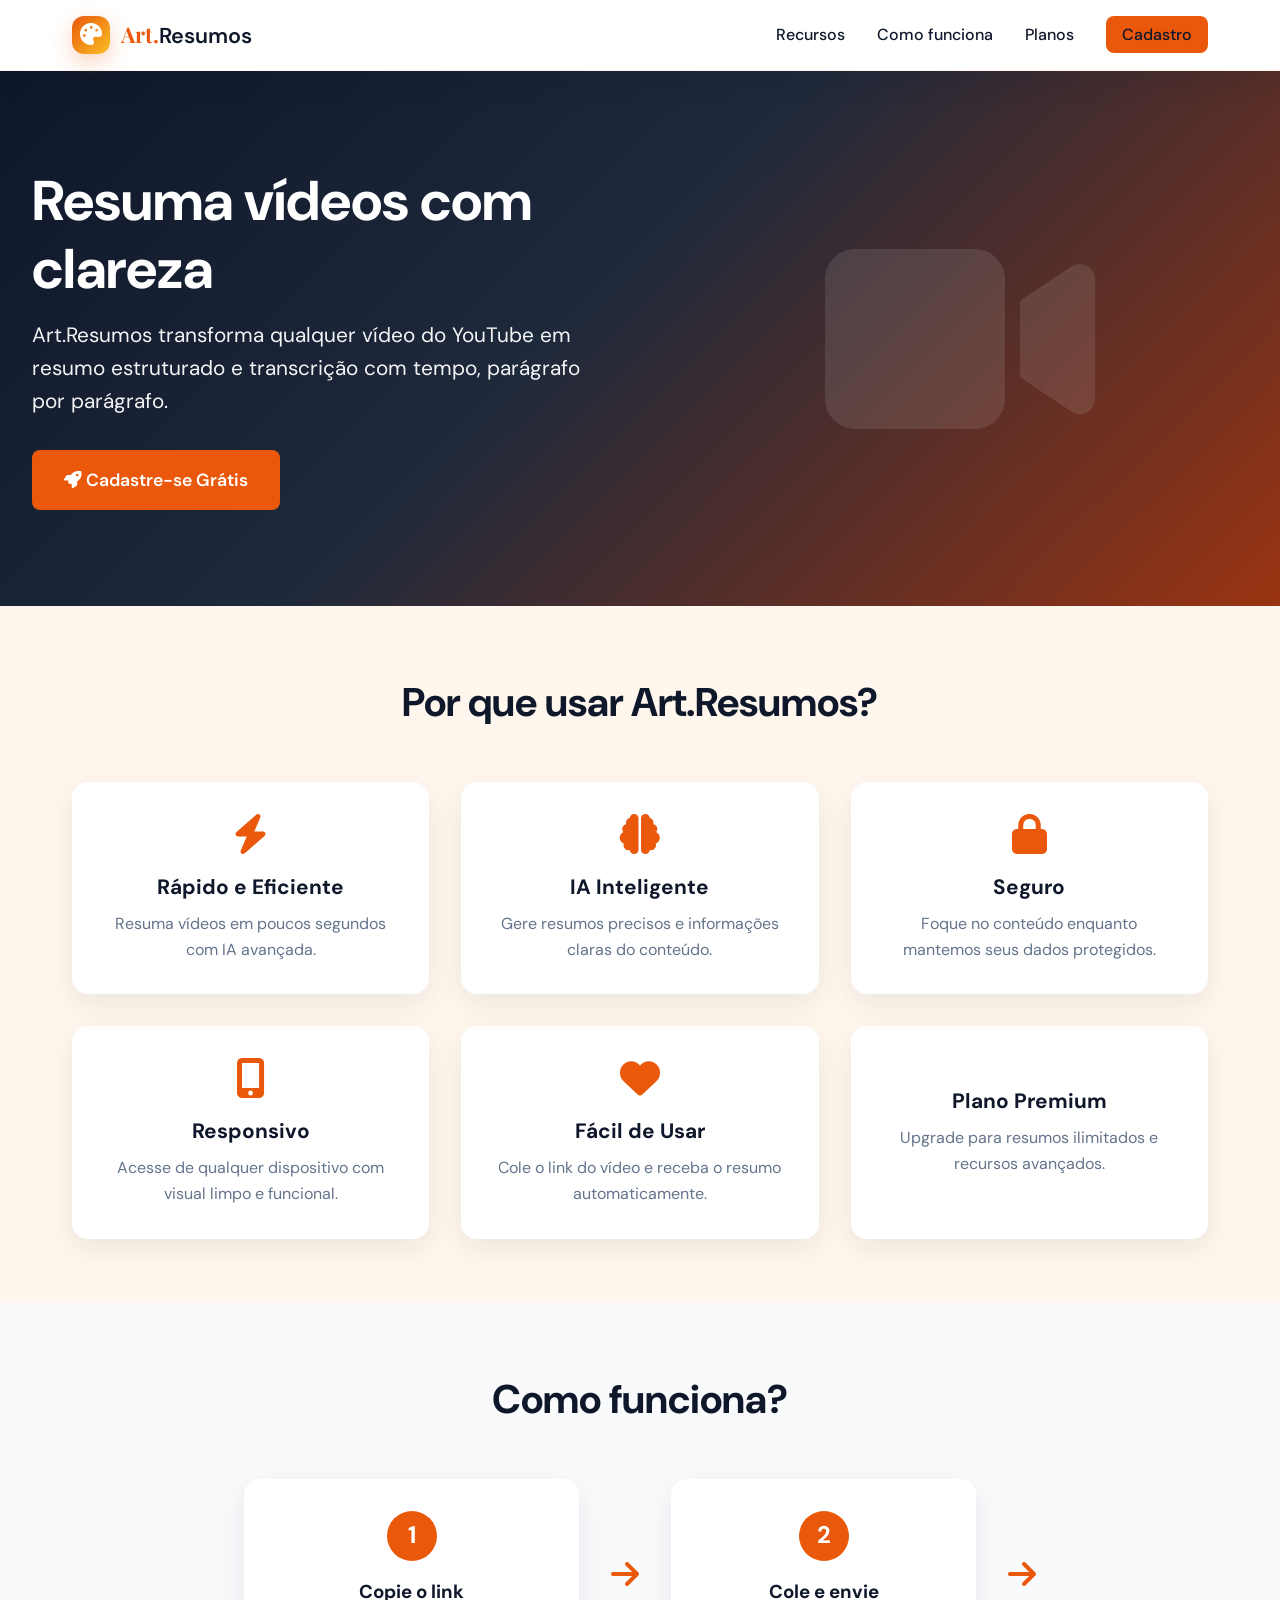
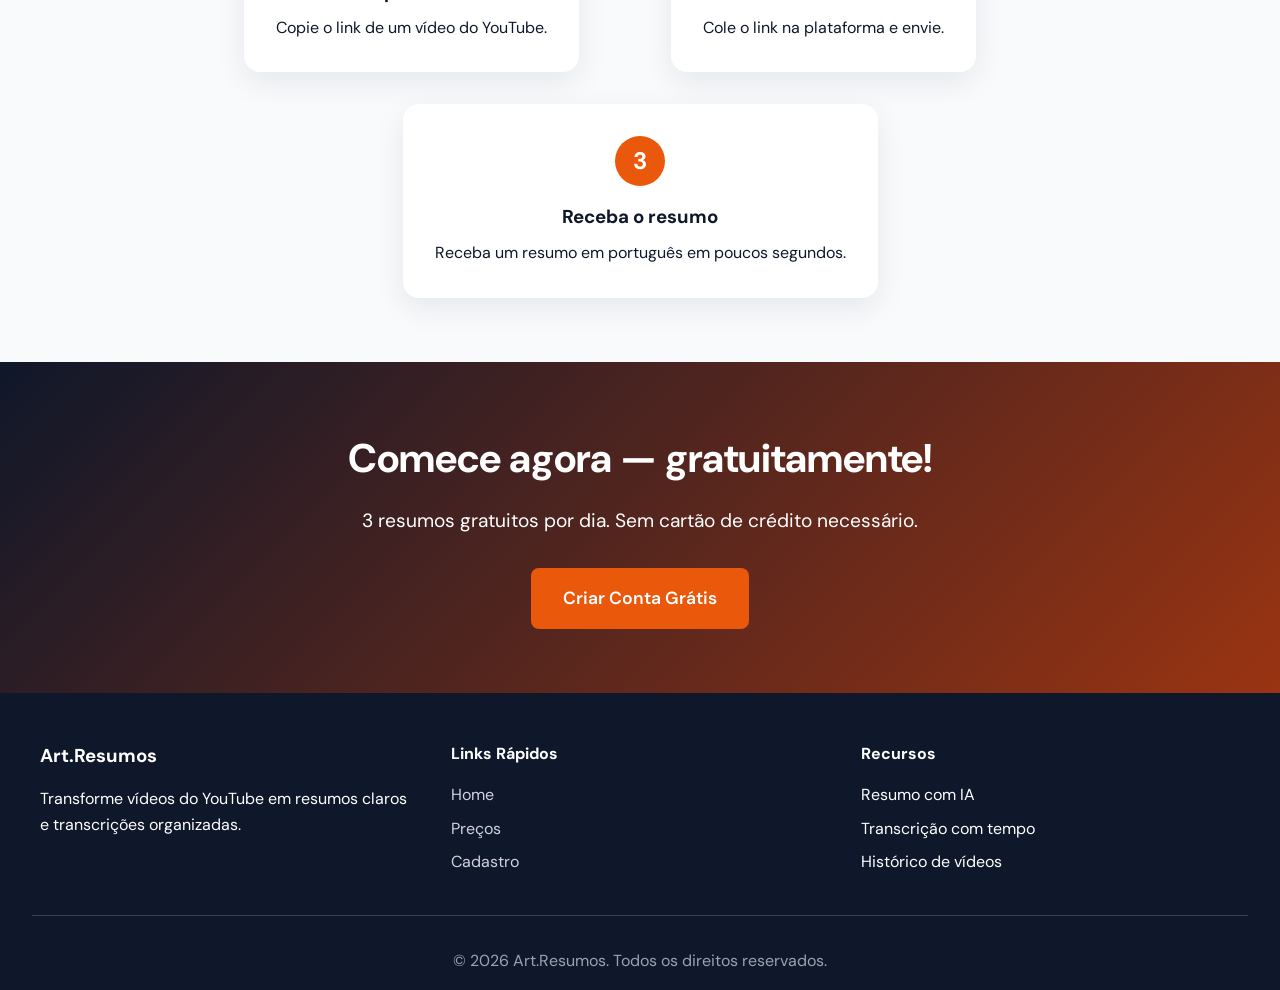
<file: index.html>
<!DOCTYPE html>
<html lang="pt-BR">
<head>
    <meta charset="UTF-8">
    <meta name="viewport" content="width=device-width, initial-scale=1.0">
    <title>Art.Resumos - Resuma vídeos com IA</title>
    <link rel="preconnect" href="https://fonts.googleapis.com">
    <link rel="preconnect" href="https://fonts.gstatic.com" crossorigin>
    <link href="https://fonts.googleapis.com/css2?family=DM+Sans:ital,opsz,wght@0,9..40,400;0,9..40,500;0,9..40,600;0,9..40,700;1,9..40,400&family=Playfair+Display:wght@600;700&display=swap" rel="stylesheet">
    <link rel="stylesheet" href="/static/css/style.css">
    <link rel="stylesheet" href="https://cdnjs.cloudflare.com/ajax/libs/font-awesome/6.4.0/css/all.min.css">
</head>
<body>
    <nav class="navbar">
        <div class="nav-container">
            <a href="/" class="logo">
                <span class="logo-mark"><i class="fas fa-palette"></i></span>
                <span class="logo-text"><strong>Art.</strong>Resumos</span>
            </a>
            <ul class="nav-menu">
                <li><a href="#features">Recursos</a></li>
                <li><a href="#how-it-works">Como funciona</a></li>
                <li><a href="#pricing">Planos</a></li>
                <li><a href="#cta" class="btn-signup">Cadastro</a></li>
            </ul>
        </div>
    </nav>

    <div class="hero">
        <div class="hero-content">
            <h1>Resuma vídeos com clareza</h1>
            <p>Art.Resumos transforma qualquer vídeo do YouTube em resumo estruturado e transcrição com tempo, parágrafo por parágrafo.</p>
            <a href="#cta" class="btn btn-primary btn-lg">
                <i class="fas fa-rocket"></i> Cadastre-se Grátis
            </a>
        </div>
        <div class="hero-image">
            <i class="fas fa-video"></i>
        </div>
    </div>

    <section id="features" class="features">
        <div class="container">
            <h2>Por que usar Art.Resumos?</h2>
            <div class="features-grid">
                <div class="feature-card">
                    <i class="fas fa-bolt"></i>
                    <h3>Rápido e Eficiente</h3>
                    <p>Resuma vídeos em poucos segundos com IA avançada.</p>
                </div>
                <div class="feature-card">
                    <i class="fas fa-brain"></i>
                    <h3>IA Inteligente</h3>
                    <p>Gere resumos precisos e informações claras do conteúdo.</p>
                </div>
                <div class="feature-card">
                    <i class="fas fa-lock"></i>
                    <h3>Seguro</h3>
                    <p>Foque no conteúdo enquanto mantemos seus dados protegidos.</p>
                </div>
                <div class="feature-card">
                    <i class="fas fa-mobile-alt"></i>
                    <h3>Responsivo</h3>
                    <p>Acesse de qualquer dispositivo com visual limpo e funcional.</p>
                </div>
                <div class="feature-card">
                    <i class="fas fa-heart"></i>
                    <h3>Fácil de Usar</h3>
                    <p>Cole o link do vídeo e receba o resumo automaticamente.</p>
                </div>
                <div class="feature-card">
                    <i class="fas fa-infinite"></i>
                    <h3>Plano Premium</h3>
                    <p>Upgrade para resumos ilimitados e recursos avançados.</p>
                </div>
            </div>
        </div>
    </section>

    <section id="how-it-works" class="how-it-works">
        <div class="container">
            <h2>Como funciona?</h2>
            <div class="steps">
                <div class="step">
                    <div class="step-number">1</div>
                    <h3>Copie o link</h3>
                    <p>Copie o link de um vídeo do YouTube.</p>
                </div>
                <div class="step-arrow"><i class="fas fa-arrow-right"></i></div>
                <div class="step">
                    <div class="step-number">2</div>
                    <h3>Cole e envie</h3>
                    <p>Cole o link na plataforma e envie.</p>
                </div>
                <div class="step-arrow"><i class="fas fa-arrow-right"></i></div>
                <div class="step">
                    <div class="step-number">3</div>
                    <h3>Receba o resumo</h3>
                    <p>Receba um resumo em português em poucos segundos.</p>
                </div>
            </div>
        </div>
    </section>

    <section id="cta" class="cta">
        <div class="container">
            <h2>Comece agora — gratuitamente!</h2>
            <p>3 resumos gratuitos por dia. Sem cartão de crédito necessário.</p>
            <a href="#" class="btn btn-primary btn-lg">Criar Conta Grátis</a>
        </div>
    </section>

    <footer class="footer">
        <div class="footer-content">
            <div class="footer-section">
                <h3><strong>Art.</strong>Resumos</h3>
                <p>Transforme vídeos do YouTube em resumos claros e transcrições organizadas.</p>
            </div>
            <div class="footer-section">
                <h4>Links Rápidos</h4>
                <ul>
                    <li><a href="#">Home</a></li>
                    <li><a href="#pricing">Preços</a></li>
                    <li><a href="#">Cadastro</a></li>
                </ul>
            </div>
            <div class="footer-section">
                <h4>Recursos</h4>
                <ul>
                    <li>Resumo com IA</li>
                    <li>Transcrição com tempo</li>
                    <li>Histórico de vídeos</li>
                </ul>
            </div>
        </div>
        <div class="footer-bottom">
            <p>&copy; 2026 Art.Resumos. Todos os direitos reservados.</p>
        </div>
    </footer>
</body>
</html>
</file>
<file: static/css/style.css>
* {
    margin: 0;
    padding: 0;
    box-sizing: border-box;
}

:root {
    --primary: #ea580c;
    --primary-dark: #c2410c;
    --primary-light: #fb923c;
    --secondary: #0f172a;
    --accent: #fbbf24;
    --success: #059669;
    --warning: #d97706;
    --danger: #dc2626;
    --dark: #0f172a;
    --light: #fff7ed;
    --surface: #ffffff;
    --gray: #64748b;
    --gray-light: #e2e8f0;
    --white: #ffffff;
    --shadow: 0 10px 30px rgba(15, 23, 42, 0.08);
    --shadow-lg: 0 24px 48px rgba(15, 23, 42, 0.12);
    --radius: 1rem;
    --font-display: 'Playfair Display', Georgia, serif;
    --font-body: 'DM Sans', -apple-system, BlinkMacSystemFont, 'Segoe UI', sans-serif;
}

html {
    scroll-behavior: smooth;
}

body {
    font-family: var(--font-body);
    color: var(--dark);
    background: linear-gradient(180deg, #fff7ed 0%, #f8fafc 240px, #f8fafc 100%);
    line-height: 1.6;
    min-height: 100vh;
}

/* ==================== NAVBAR ==================== */
.navbar {
    background: rgba(255, 255, 255, 0.92);
    backdrop-filter: blur(12px);
    box-shadow: var(--shadow);
    position: sticky;
    top: 0;
    z-index: 1000;
    border-bottom: 1px solid rgba(234, 88, 12, 0.08);
}

.nav-container {
    max-width: 1200px;
    margin: 0 auto;
    padding: 1rem 2rem;
    display: flex;
    justify-content: space-between;
    align-items: center;
}

.logo {
    font-size: 1.35rem;
    font-weight: 600;
    color: var(--dark);
    text-decoration: none;
    display: flex;
    align-items: center;
    gap: 0.65rem;
}

.logo-mark {
    width: 2.4rem;
    height: 2.4rem;
    border-radius: 0.75rem;
    background: linear-gradient(135deg, var(--primary), var(--accent));
    color: white;
    display: inline-flex;
    align-items: center;
    justify-content: center;
    box-shadow: 0 8px 20px rgba(234, 88, 12, 0.25);
}

.logo-text strong {
    color: var(--primary);
    font-family: var(--font-display);
    font-weight: 700;
}

.nav-menu {
    display: flex;
    list-style: none;
    gap: 2rem;
    align-items: center;
}

.nav-menu a {
    color: var(--dark);
    text-decoration: none;
    font-weight: 500;
    transition: color 0.3s ease;
}

.nav-menu a:hover {
    color: var(--primary);
}

.btn-login {
    padding: 0.5rem 1rem;
    background: transparent;
    border: 2px solid var(--primary);
    color: var(--primary);
    border-radius: 0.5rem;
    cursor: pointer;
}

.btn-signup {
    padding: 0.5rem 1rem;
    background: var(--primary);
    color: var(--white);
    border: none;
    border-radius: 0.5rem;
    cursor: pointer;
}

.user-menu {
    position: relative;
}

.user-btn {
    background: transparent;
    border: none;
    color: var(--dark);
    cursor: pointer;
    font-weight: 500;
    display: flex;
    align-items: center;
    gap: 0.5rem;
    padding: 0.5rem 1rem;
    border-radius: 0.5rem;
    transition: background 0.3s ease;
}

.user-btn:hover {
    background: var(--light);
}

.dropdown {
    position: absolute;
    top: calc(100% + 0.5rem);
    right: 0;
    background: var(--white);
    border: 1px solid var(--gray-light);
    border-radius: 0.5rem;
    min-width: 200px;
    box-shadow: var(--shadow);
    display: none;
    margin-top: 0;
    overflow: hidden;
    z-index: 999;
}

.user-menu:hover .dropdown,
.user-menu:focus-within .dropdown {
    display: block;
}

.dropdown a {
    display: block;
    padding: 0.75rem 1rem;
    color: var(--dark);
    text-decoration: none;
    transition: background 0.3s ease;
}

.dropdown a:hover {
    background: var(--light);
    color: var(--primary);
}

.dropdown hr {
    border: none;
    border-top: 1px solid var(--gray-light);
    margin: 0.5rem 0;
}

/* ==================== BUTTONS ==================== */
.btn {
    display: inline-block;
    padding: 0.75rem 1.5rem;
    border: none;
    border-radius: 0.5rem;
    font-weight: 600;
    cursor: pointer;
    transition: all 0.3s ease;
    text-decoration: none;
    text-align: center;
    font-size: 1rem;
}

.btn-primary {
    background: var(--primary);
    color: var(--white);
}

.btn-primary:hover {
    background: var(--primary-dark);
    transform: translateY(-2px);
    box-shadow: 0 5px 15px rgba(99, 102, 241, 0.4);
}

.btn-secondary {
    background: var(--light);
    color: var(--dark);
    border: 2px solid var(--gray-light);
}

.btn-secondary:hover {
    border-color: var(--primary);
    color: var(--primary);
}

.btn-lg {
    padding: 1rem 2rem;
    font-size: 1.1rem;
}

.btn-sm {
    padding: 0.5rem 1rem;
    font-size: 0.875rem;
}

.btn-block {
    width: 100%;
    display: block;
}

.btn:disabled {
    opacity: 0.6;
    cursor: not-allowed;
}

/* ==================== CONTAINER ==================== */
.container {
    max-width: 1200px;
    margin: 0 auto;
    padding: 0 2rem;
}

/* ==================== HERO ==================== */
.hero {
    background: linear-gradient(135deg, #0f172a 0%, #1e293b 45%, #9a3412 100%);
    color: var(--white);
    padding: 6rem 2rem;
    display: grid;
    grid-template-columns: 1fr 1fr;
    gap: 4rem;
    align-items: center;
    max-width: 100%;
}

.hero-content h1 {
    font-size: 3.5rem;
    margin-bottom: 1rem;
    line-height: 1.2;
}

.hero-content p {
    font-size: 1.3rem;
    margin-bottom: 2rem;
    opacity: 0.95;
}

.hero-image {
    display: flex;
    justify-content: center;
    align-items: center;
    font-size: 15rem;
    opacity: 0.1;
}

@media (max-width: 768px) {
    .hero {
        grid-template-columns: 1fr;
        padding: 3rem 2rem;
    }
    
    .hero-content h1 {
        font-size: 2rem;
    }
    
    .hero-image {
        display: none;
    }
}

/* ==================== FEATURES ==================== */
.features {
    padding: 4rem 2rem;
    background: var(--light);
}

.features h2 {
    font-size: 2.5rem;
    margin-bottom: 3rem;
    text-align: center;
}

.features-grid {
    display: grid;
    grid-template-columns: repeat(auto-fit, minmax(300px, 1fr));
    gap: 2rem;
}

.feature-card {
    background: var(--white);
    padding: 2rem;
    border-radius: 1rem;
    box-shadow: var(--shadow);
    transition: transform 0.3s ease, box-shadow 0.3s ease;
    text-align: center;
}

.feature-card:hover {
    transform: translateY(-5px);
    box-shadow: var(--shadow-lg);
}

.feature-card i {
    font-size: 2.5rem;
    color: var(--primary);
    margin-bottom: 1rem;
}

.feature-card h3 {
    font-size: 1.3rem;
    margin-bottom: 0.5rem;
}

.feature-card p {
    color: var(--gray);
}

/* ==================== HOW IT WORKS ==================== */
.how-it-works {
    padding: 4rem 2rem;
}

.how-it-works h2 {
    font-size: 2.5rem;
    margin-bottom: 3rem;
    text-align: center;
}

.steps {
    display: flex;
    justify-content: center;
    align-items: center;
    gap: 2rem;
    flex-wrap: wrap;
}

.step {
    background: var(--white);
    padding: 2rem;
    border-radius: 1rem;
    text-align: center;
    min-width: 250px;
    box-shadow: var(--shadow);
}

.step-number {
    display: flex;
    align-items: center;
    justify-content: center;
    width: 50px;
    height: 50px;
    background: var(--primary);
    color: var(--white);
    border-radius: 50%;
    font-size: 1.5rem;
    font-weight: bold;
    margin: 0 auto 1rem;
}

.step h3 {
    margin-bottom: 0.5rem;
}

.step-arrow {
    font-size: 2rem;
    color: var(--primary);
}

@media (max-width: 768px) {
    .steps {
        flex-direction: column;
    }
    
    .step-arrow {
        transform: rotate(90deg);
    }
}

/* ==================== CTA ==================== */
.cta {
    background: linear-gradient(135deg, #0f172a 0%, #9a3412 100%);
    color: var(--white);
    padding: 4rem 2rem;
    text-align: center;
}

.cta h2 {
    font-size: 2.5rem;
    margin-bottom: 1rem;
}

.cta p {
    font-size: 1.2rem;
    margin-bottom: 2rem;
}

/* ==================== PRICING ==================== */
.pricing-container {
    padding: 3rem 0;
}

.pricing-container h1 {
    text-align: center;
    margin-bottom: 0.5rem;
    font-size: 2.5rem;
}

.pricing-subtitle {
    text-align: center;
    color: var(--gray);
    margin-bottom: 3rem;
    font-size: 1.1rem;
}

.pricing-cards {
    display: grid;
    grid-template-columns: repeat(auto-fit, minmax(350px, 1fr));
    gap: 2rem;
    margin-bottom: 4rem;
}

.pricing-card {
    background: var(--white);
    border: 2px solid var(--gray-light);
    border-radius: 1rem;
    padding: 2rem;
    position: relative;
    transition: all 0.3s ease;
}

.pricing-card:hover {
    transform: translateY(-10px);
    box-shadow: var(--shadow-lg);
}

.pricing-card.premium {
    border-color: var(--primary);
    box-shadow: 0 0 30px rgba(99, 102, 241, 0.2);
}

.plan-badge {
    position: absolute;
    top: -15px;
    left: 20px;
    background: var(--warning);
    color: var(--white);
    padding: 0.5rem 1rem;
    border-radius: 0.5rem;
    font-size: 0.875rem;
    font-weight: bold;
}

.plan-badge.best-value {
    background: var(--primary);
}

.pricing-card h2 {
    font-size: 1.5rem;
    margin: 1rem 0;
}

.price {
    font-size: 2.5rem;
    font-weight: bold;
    color: var(--primary);
    margin: 1rem 0;
}

.price-period {
    color: var(--gray);
    font-size: 0.9rem;
    margin-bottom: 2rem;
}

.features-list {
    list-style: none;
    margin-bottom: 2rem;
}

.features-list li {
    padding: 0.75rem 0;
    border-bottom: 1px solid var(--gray-light);
    display: flex;
    align-items: center;
    gap: 0.75rem;
}

.features-list i {
    color: var(--success);
}

.features-list i.fa-times {
    color: var(--danger);
    opacity: 0.5;
}

.comparison-table {
    background: var(--white);
    padding: 2rem;
    border-radius: 1rem;
    margin-bottom: 3rem;
    overflow-x: auto;
}

.comparison-table h2 {
    margin-bottom: 1.5rem;
}

.comparison-table table {
    width: 100%;
    border-collapse: collapse;
}

.comparison-table th {
    background: var(--light);
    padding: 1rem;
    text-align: left;
    font-weight: 600;
    border-bottom: 2px solid var(--primary);
}

.comparison-table td {
    padding: 1rem;
    border-bottom: 1px solid var(--gray-light);
}

.comparison-table tr:hover {
    background: var(--light);
}

.faq-section {
    background: var(--white);
    padding: 2rem;
    border-radius: 1rem;
}

.faq-section h2 {
    margin-bottom: 2rem;
}

.faq-item {
    border-bottom: 1px solid var(--gray-light);
    margin-bottom: 1rem;
}

.faq-question {
    width: 100%;
    padding: 1rem;
    background: transparent;
    border: none;
    text-align: left;
    font-size: 1rem;
    font-weight: 600;
    cursor: pointer;
    display: flex;
    justify-content: space-between;
    align-items: center;
    color: var(--dark);
}

.faq-question:hover {
    color: var(--primary);
}

.faq-answer {
    display: none;
    padding: 0 1rem 1rem;
    color: var(--gray);
}

.faq-item.active .faq-answer {
    display: block;
}

.faq-item.active .faq-question i {
    transform: rotate(180deg);
}

/* ==================== FOOTER ==================== */
.footer {
    background: var(--dark);
    color: var(--white);
    padding: 3rem 2rem 1rem;
}

.footer-content {
    max-width: 1200px;
    margin: 0 auto;
    display: grid;
    grid-template-columns: repeat(auto-fit, minmax(250px, 1fr));
    gap: 2rem;
    margin-bottom: 2rem;
}

.footer-section h3,
.footer-section h4 {
    margin-bottom: 1rem;
}

.footer-section ul {
    list-style: none;
}

.footer-section a {
    color: #d1d5db;
    text-decoration: none;
    transition: color 0.3s ease;
}

.footer-section a:hover {
    color: var(--primary);
}

.footer-section li {
    margin-bottom: 0.5rem;
}

.footer-bottom {
    text-align: center;
    padding-top: 2rem;
    border-top: 1px solid #374151;
    color: #9ca3af;
}

/* ==================== AUTHENTICATION ==================== */
.auth-container {
    display: flex;
    justify-content: center;
    align-items: center;
    min-height: calc(100vh - 200px);
    padding: 2rem;
}

.auth-box {
    background: var(--white);
    border-radius: 1rem;
    padding: 2rem;
    box-shadow: var(--shadow);
    width: 100%;
    max-width: 400px;
}

.auth-box h1 {
    margin-bottom: 0.5rem;
    text-align: center;
}

.auth-box > p {
    text-align: center;
    color: var(--gray);
    margin-bottom: 2rem;
}

.auth-form {
    display: flex;
    flex-direction: column;
    gap: 1rem;
}

.form-group {
    display: flex;
    flex-direction: column;
}

.form-group label {
    font-weight: 600;
    margin-bottom: 0.5rem;
}

.form-group input,
.form-group textarea {
    padding: 0.75rem;
    border: 1px solid var(--gray-light);
    border-radius: 0.5rem;
    font-size: 1rem;
    transition: border-color 0.3s ease;
}

.form-group input:focus,
.form-group textarea:focus {
    outline: none;
    border-color: var(--primary);
    box-shadow: 0 0 0 3px rgba(99, 102, 241, 0.1);
}

.form-group small {
    color: var(--gray);
    font-size: 0.875rem;
    margin-top: 0.25rem;
}

.form-group.checkbox {
    flex-direction: row;
    align-items: center;
    gap: 0.5rem;
}

.form-group.checkbox input {
    width: auto;
    margin: 0;
}

.auth-footer {
    text-align: center;
    margin-top: 1.5rem;
    color: var(--gray);
}

.auth-footer a {
    color: var(--primary);
    text-decoration: none;
    font-weight: 600;
}

/* ==================== DASHBOARD ==================== */
.dashboard-container {
    padding: 2rem 0;
}

.dashboard-header {
    display: flex;
    justify-content: space-between;
    align-items: center;
    margin-bottom: 2rem;
    flex-wrap: wrap;
    gap: 2rem;
}

.dashboard-header h1 {
    font-size: 2rem;
}

.header-stats {
    display: flex;
    gap: 1rem;
    align-items: center;
    flex-wrap: wrap;
}

.stat-card {
    background: var(--white);
    padding: 1rem 1.5rem;
    border-radius: 0.5rem;
    display: flex;
    align-items: center;
    gap: 1rem;
    box-shadow: var(--shadow);
}

.stat-card i {
    font-size: 2rem;
    color: var(--primary);
}

.stat-value {
    font-size: 1.5rem;
    font-weight: bold;
}

.stat-label {
    font-size: 0.875rem;
    color: var(--gray);
}

.dashboard-content {
    display: grid;
    grid-template-columns: 1fr 1fr;
    gap: 2rem;
}

.summarizer-box,
.summaries-box {
    background: var(--white);
    padding: 2rem;
    border-radius: 1rem;
    box-shadow: var(--shadow);
}

.summarizer-box h2,
.summaries-box h2 {
    margin-bottom: 1.5rem;
    font-size: 1.3rem;
}

.processing-box,
.result-box {
    background: var(--white);
    padding: 2rem;
    border-radius: 1rem;
    box-shadow: var(--shadow);
    margin-top: 1.5rem;
}

.processing-box {
    display: flex;
    flex-direction: column;
    align-items: center;
    gap: 1rem;
    text-align: center;
    color: var(--gray);
}

.spinner {
    width: 40px;
    height: 40px;
    border: 4px solid var(--gray-light);
    border-top-color: var(--primary);
    border-radius: 50%;
    animation: spin 1s linear infinite;
}

@keyframes spin {
    to {
        transform: rotate(360deg);
    }
}

.result-header {
    display: flex;
    justify-content: space-between;
    align-items: flex-start;
    margin-bottom: 1rem;
    padding-bottom: 1rem;
    border-bottom: 1px solid var(--gray-light);
}

.result-header h3 {
    margin: 0;
}

.close-result {
    background: transparent;
    border: none;
    font-size: 1.5rem;
    cursor: pointer;
    color: var(--gray);
}

.info-row {
    display: flex;
    justify-content: space-between;
    margin-bottom: 1rem;
    padding-bottom: 0.5rem;
    border-bottom: 1px solid var(--gray-light);
}

.info-row .label {
    font-weight: 600;
}

.summary-text {
    margin: 1rem 0;
    padding: 1rem;
    background: var(--light);
    border-radius: 0.5rem;
    line-height: 1.8;
}

.summary-text {
    min-height: 160px;
    max-height: 400px;
    overflow-y: auto;
}

.transcript-line {
    margin: 0.25rem 0;
}

.ts-bubble {
    display: inline-block;
    font-weight: 700;
    color: var(--primary);
    background: rgba(59,130,246,0.12); /* azul leve */
    padding: 0.15rem 0.45rem;
    border-radius: 999px;
    margin-right: 0.5rem;
}

.highlights {
    margin: 0.5rem 0 1rem 0;
    padding: 0.75rem;
    background: rgba(59,130,246,0.06);
    border-radius: 0.5rem;
}

/* Ensure summary and transcript share same font and sizing */
.summary-text,
.transcript-text,
.highlights {
    font-family: inherit;
    font-size: 0.95rem;
    color: var(--text);
}

.transcript-text {
    margin: 1rem 0;
    padding: 1rem;
    background: var(--light);
    border-radius: 0.5rem;
    line-height: 1.8;
    white-space: pre-wrap;
    word-break: break-word;
}

.result-actions,
.modal-actions {
    display: flex;
    gap: 1rem;
    margin-top: 1.5rem;
}

.result-actions .btn,
.modal-actions .btn {
    flex: 1;
}

.summaries-list {
    display: flex;
    flex-direction: column;
    gap: 1rem;
    max-height: 600px;
    overflow-y: auto;
}

.summary-item {
    background: var(--light);
    padding: 1rem;
    border-radius: 0.5rem;
    border-left: 4px solid var(--primary);
    transition: all 0.3s ease;
}

.summary-item:hover {
    box-shadow: var(--shadow);
}

.summary-header {
    display: flex;
    justify-content: space-between;
    align-items: flex-start;
    margin-bottom: 0.5rem;
}

.summary-header h4 {
    margin: 0;
    flex: 1;
}

.status {
    display: inline-block;
    padding: 0.25rem 0.75rem;
    border-radius: 0.25rem;
    font-size: 0.75rem;
    font-weight: bold;
    text-transform: uppercase;
}

.status-completed {
    background: #d1fae5;
    color: var(--success);
}

.status-processing {
    background: #dbeafe;
    color: #0284c7;
}

.status-failed {
    background: #fee2e2;
    color: var(--danger);
}

.summary-meta {
    display: flex;
    gap: 1rem;
    font-size: 0.875rem;
    color: var(--gray);
    margin-bottom: 0.5rem;
}

.summary-meta span {
    display: flex;
    align-items: center;
    gap: 0.25rem;
}

.summary-preview {
    color: var(--gray);
    font-size: 0.9rem;
    margin: 0.5rem 0;
}

.summary-actions {
    display: flex;
    gap: 1rem;
    margin-top: 0.75rem;
}

.link-view,
.link-delete {
    font-size: 0.875rem;
    color: var(--primary);
    text-decoration: none;
    cursor: pointer;
    transition: color 0.3s ease;
}

.link-delete {
    color: var(--danger);
}

.link-view:hover,
.link-delete:hover {
    text-decoration: underline;
}

.empty-state {
    text-align: center;
    padding: 2rem;
    color: var(--gray);
}

.empty-state i {
    font-size: 3rem;
    margin-bottom: 1rem;
    opacity: 0.5;
}

/* ==================== MODALS ==================== */
.modal {
    display: none;
    position: fixed;
    z-index: 2000;
    left: 0;
    top: 0;
    width: 100%;
    height: 100%;
    background-color: rgba(0, 0, 0, 0.5);
    animation: fadeIn 0.3s ease;
}

@keyframes fadeIn {
    from {
        opacity: 0;
    }
    to {
        opacity: 1;
    }
}

.modal.active {
    display: flex;
    align-items: center;
    justify-content: center;
}

.modal-content {
    background: var(--white);
    padding: 2rem;
    border-radius: 1rem;
    max-width: 600px;
    max-height: 80vh;
    overflow-y: auto;
    width: 90%;
}

.modal-header {
    display: flex;
    justify-content: space-between;
    align-items: center;
    margin-bottom: 1.5rem;
    padding-bottom: 1rem;
    border-bottom: 1px solid var(--gray-light);
}

.close-modal {
    background: transparent;
    border: none;
    font-size: 1.5rem;
    cursor: pointer;
    color: var(--gray);
}

.summary-detail h3 {
    margin-bottom: 1rem;
}

/* ==================== ALERTS ==================== */
.alert {
    padding: 1rem;
    border-radius: 0.5rem;
    margin-bottom: 1rem;
    display: flex;
    align-items: flex-start;
    gap: 1rem;
}

.alert-error {
    background: #fee2e2;
    color: var(--danger);
    border: 1px solid #fecaca;
}

.alert-warning {
    background: #fef3c7;
    color: #92400e;
    border: 1px solid #fcd34d;
}

.alert-success {
    background: #d1fae5;
    color: var(--success);
    border: 1px solid #a7f3d0;
}

.alert-info {
    background: #dbeafe;
    color: #0c4a6e;
    border: 1px solid #bfdbfe;
}

.alert i {
    flex-shrink: 0;
    margin-top: 0.125rem;
}

.close-alert {
    background: transparent;
    border: none;
    cursor: pointer;
    font-size: 1.5rem;
    margin-left: auto;
}

/* ==================== SUCCESS/ERROR PAGES ==================== */
.success-container,
.error-container {
    display: flex;
    justify-content: center;
    align-items: center;
    min-height: calc(100vh - 200px);
    padding: 2rem;
}

.success-box,
.error-box {
    background: var(--white);
    border-radius: 1rem;
    padding: 3rem 2rem;
    text-align: center;
    max-width: 500px;
    box-shadow: var(--shadow);
}

.success-icon {
    font-size: 4rem;
    color: var(--success);
    margin-bottom: 1rem;
}

.error-icon {
    font-size: 4rem;
    color: var(--danger);
    margin-bottom: 1rem;
}

.success-box h1,
.error-box h1 {
    margin-bottom: 0.5rem;
}

.success-box p,
.error-box p {
    color: var(--gray);
    margin-bottom: 1.5rem;
}

.success-details,
.error-details {
    background: var(--light);
    padding: 1.5rem;
    border-radius: 0.5rem;
    margin: 1.5rem 0;
    text-align: left;
}

.success-details h3,
.error-details h3 {
    margin-bottom: 1rem;
}

.success-details ul {
    list-style: none;
}

.success-details li {
    padding: 0.5rem 0;
    display: flex;
    align-items: center;
    gap: 0.75rem;
}

.success-email {
    font-size: 0.9rem;
    color: var(--gray);
    margin-top: 1rem;
}

.error-actions,
.success-actions {
    display: flex;
    gap: 1rem;
    margin-top: 2rem;
    flex-wrap: wrap;
    justify-content: center;
}

/* ==================== RESPONSIVE ==================== */
@media (max-width: 768px) {
    .dashboard-content {
        grid-template-columns: 1fr;
    }
    
    .nav-menu {
        gap: 1rem;
    }
    
    .pricing-cards {
        grid-template-columns: 1fr;
    }
    
    .header-stats {
        flex-direction: column;
        align-items: flex-start;
        width: 100%;
    }
    
    .modal-content {
        width: 95%;
        max-height: 90vh;
    }
}

/* ==================== ART.RESUMOS ENHANCEMENTS ==================== */
.eyebrow {
    display: inline-block;
    font-size: 0.75rem;
    font-weight: 700;
    letter-spacing: 0.08em;
    text-transform: uppercase;
    color: var(--primary);
    margin-bottom: 0.35rem;
}

.card-elevated {
    border: 1px solid rgba(234, 88, 12, 0.08);
    box-shadow: var(--shadow);
}

.card-heading {
    display: flex;
    align-items: center;
    gap: 0.75rem;
    margin-bottom: 1.25rem;
}

.card-heading i {
    color: var(--primary);
    font-size: 1.1rem;
}

.dashboard-intro h1 {
    font-family: var(--font-display);
    font-size: 2.4rem;
    line-height: 1.1;
}

.dashboard-intro p {
    color: var(--gray);
    max-width: 34rem;
}

.result-meta {
    display: flex;
    gap: 1rem;
    color: var(--gray);
    margin-bottom: 1rem;
    font-size: 0.95rem;
}

.content-tabs {
    display: flex;
    gap: 0.5rem;
    padding: 0.35rem;
    background: #f1f5f9;
    border-radius: 999px;
    margin-bottom: 1rem;
}

.content-tab {
    flex: 1;
    border: none;
    background: transparent;
    padding: 0.65rem 1rem;
    border-radius: 999px;
    font-weight: 600;
    color: var(--gray);
    cursor: pointer;
    transition: all 0.2s ease;
}

.content-tab.active {
    background: white;
    color: var(--primary);
    box-shadow: 0 4px 12px rgba(15, 23, 42, 0.08);
}

.content-panel {
    display: none;
}

.content-panel.active {
    display: block;
}

.summary-text {
    min-height: 180px;
    max-height: 420px;
    overflow-y: auto;
    padding: 1.25rem;
    background: linear-gradient(180deg, #fff7ed, #ffffff);
    border: 1px solid var(--gray-light);
    border-radius: var(--radius);
}

.markdown-body h2 {
    font-family: var(--font-display);
    font-size: 1.15rem;
    color: var(--primary-dark);
    margin: 1rem 0 0.5rem;
}

.markdown-body h2:first-child {
    margin-top: 0;
}

.markdown-body ul {
    padding-left: 1.2rem;
    margin: 0.5rem 0 1rem;
}

.markdown-body li {
    margin-bottom: 0.45rem;
}

.markdown-body p {
    margin-bottom: 0.75rem;
}

.transcript-paragraphs {
    max-height: 420px;
    overflow-y: auto;
    display: flex;
    flex-direction: column;
    gap: 0.85rem;
}

.transcript-paragraph {
    display: grid;
    grid-template-columns: 4.5rem 1fr;
    gap: 0.85rem;
    padding: 1rem;
    background: white;
    border: 1px solid var(--gray-light);
    border-radius: 0.85rem;
    transition: border-color 0.2s ease, box-shadow 0.2s ease;
}

.transcript-paragraph:hover {
    border-color: rgba(234, 88, 12, 0.25);
    box-shadow: 0 8px 20px rgba(15, 23, 42, 0.05);
}

.transcript-time {
    font-size: 0.82rem;
    font-weight: 700;
    color: white;
    background: linear-gradient(135deg, var(--primary), var(--primary-light));
    border-radius: 999px;
    height: fit-content;
    padding: 0.35rem 0.55rem;
    text-align: center;
    letter-spacing: 0.03em;
}

.transcript-paragraph p {
    margin: 0;
    line-height: 1.7;
    color: #334155;
}

.modal-wide {
    max-width: 860px;
}

.modal-info-grid {
    display: grid;
    grid-template-columns: repeat(2, minmax(0, 1fr));
    gap: 0.75rem 1rem;
    margin-bottom: 1.5rem;
}

.modal-section {
    margin-top: 1.5rem;
}

.modal-section h4 {
    font-family: var(--font-display);
    margin-bottom: 0.75rem;
    color: var(--primary-dark);
}

.highlights {
    display: grid;
    gap: 0.65rem;
    margin: 0;
    padding: 0;
    background: transparent;
}

.highlight-card {
    padding: 0.85rem 1rem;
    background: #fff7ed;
    border-left: 3px solid var(--accent);
    border-radius: 0.5rem;
}

@media (max-width: 768px) {
    .transcript-paragraph {
        grid-template-columns: 1fr;
    }

    .transcript-time {
        width: fit-content;
    }

    .modal-info-grid {
        grid-template-columns: 1fr;
    }
}
</file>
